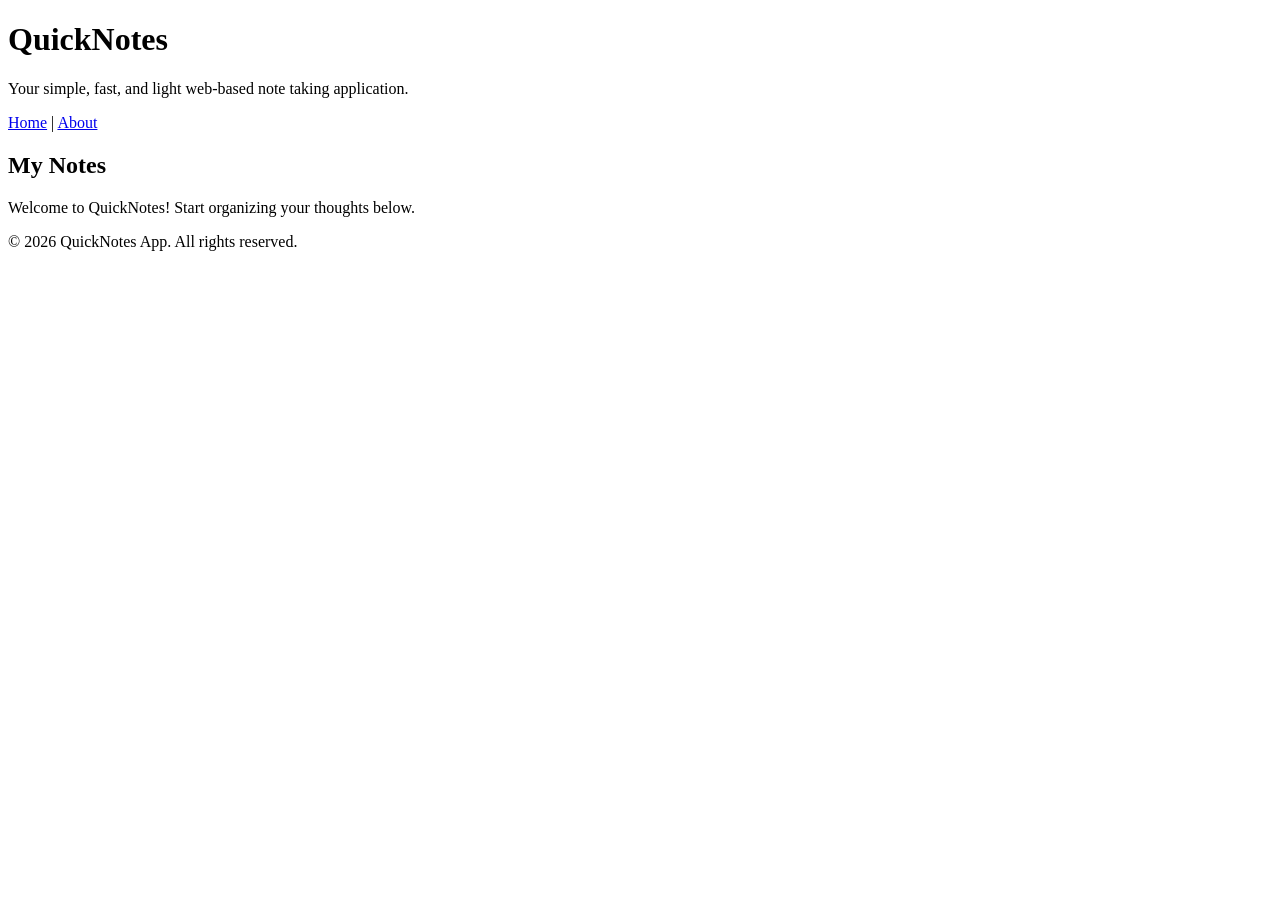
<file: day1/index.html>
<!DOCTYPE html>
<html lang="en">
<head>
    <meta charset="UTF-8">
    <meta name="viewport" content="width=device-width, initial-scale=1.0">
    <title>QuickNotes - Home</title>
</head>
<body>

    <header>
        <h1>QuickNotes</h1>
        <p>Your simple, fast, and light web-based note taking application.</p>
        <nav>
            <a href="index.html">Home</a> | 
            <a href="about.html">About</a>
        </nav>
    </header>

    <main>
        <section>
            <h2>My Notes</h2>
            <p>Welcome to QuickNotes! Start organizing your thoughts below.</p>
        </section>
    </main>

    <footer>
        <p>&copy; 2026 QuickNotes App. All rights reserved.</p>
    </footer>

</body>
</html>
</file>
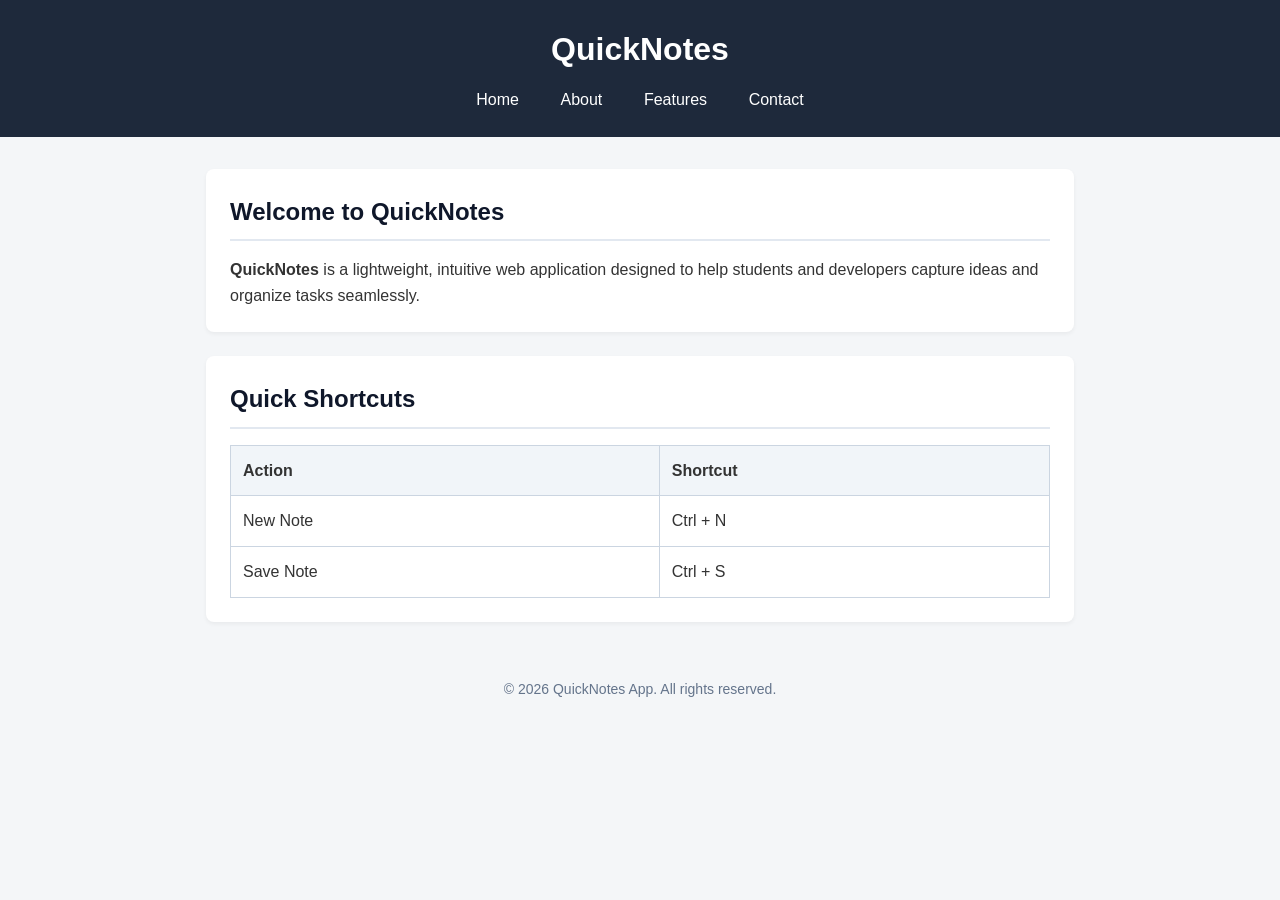
<file: day2/index.html>
<!DOCTYPE html>
<html lang="en">
<head>
    <meta charset="UTF-8">
    <meta name="viewport" content="width=device-width, initial-scale=1.0">
    <title>QuickNotes - Home</title>
    <link rel="stylesheet" href="style.css">
</head>
<body>

    <header>
        <nav>
            <h1>QuickNotes</h1>
            <ul>
                <li><a href="index.html">Home</a></li>
                <li><a href="about.html">About</a></li>
                <li><a href="#features">Features</a></li>
                <li><a href="#contact">Contact</a></li>
            </ul>
        </nav>
    </header>

    <main>
        <section id="overview">
            <h2>Welcome to QuickNotes</h2>
            <p>
                <strong>QuickNotes</strong> is a lightweight, intuitive web application designed to help students and developers capture ideas and organize tasks seamlessly.
            </p>
        </section>

        <section id="shortcuts">
            <h2>Quick Shortcuts</h2>
            <table>
                <thead>
                    <tr>
                        <th>Action</th>
                        <th>Shortcut</th>
                    </tr>
                </thead>
                <tbody>
                    <tr>
                        <td>New Note</td>
                        <td>Ctrl + N</td>
                    </tr>
                    <tr>
                        <td>Save Note</td>
                        <td>Ctrl + S</td>
                    </tr>
                </tbody>
            </table>
        </section>
    </main>

    <footer>
        <p>&copy; 2026 QuickNotes App. All rights reserved.</p>
    </footer>

</body>
</html>
</file>
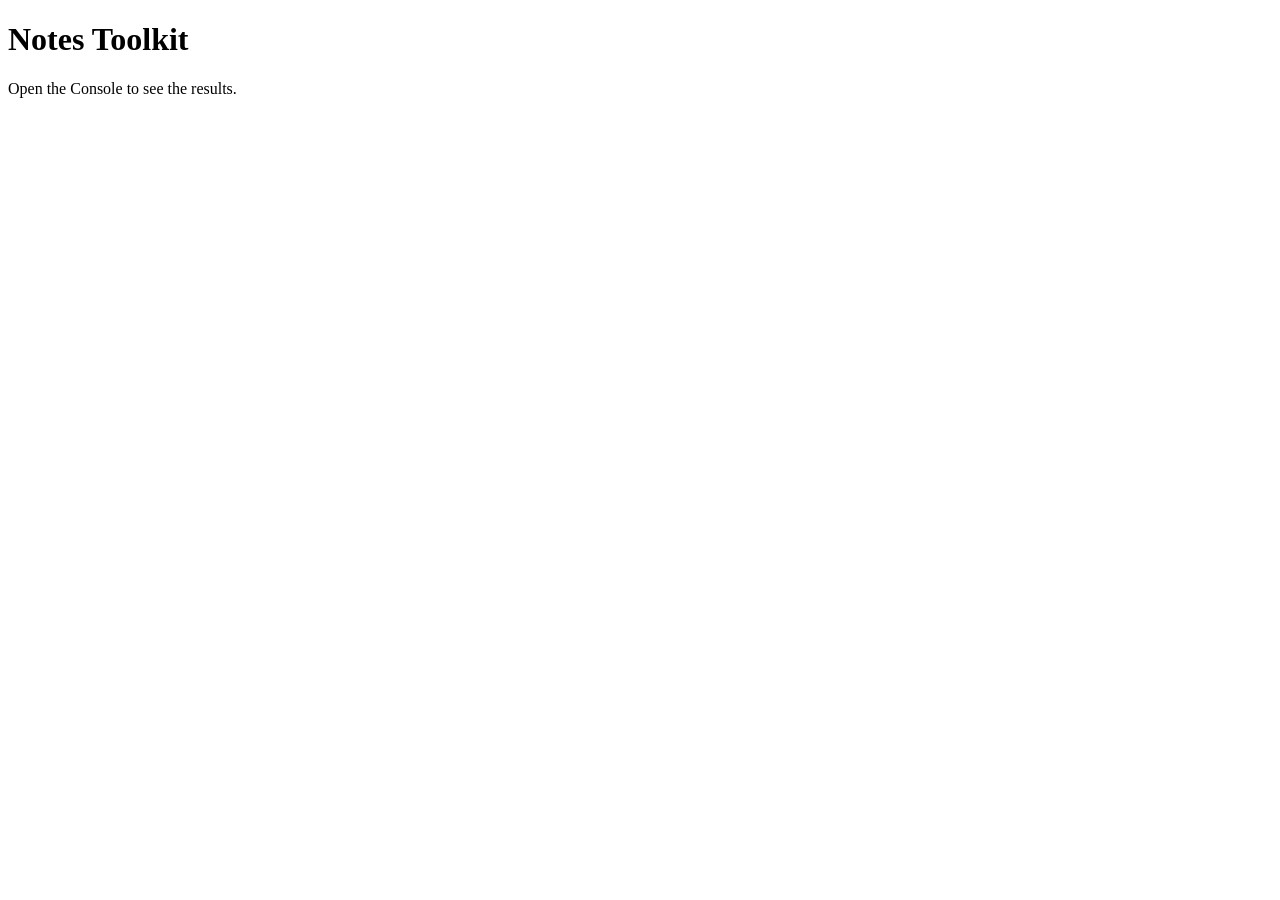
<file: day3/index.html>
<!DOCTYPE html>
<html lang="en">
<head>
    <meta charset="UTF-8">
    <meta name="viewport" content="width=device-width, initial-scale=1.0">
    <title>Notes Toolkit</title>
    <script src="script.js" defer></script>
</head>
<body>
    <h1>Notes Toolkit</h1>
    <p>Open the Console to see the results.</p>
</body>
</html>
</file>
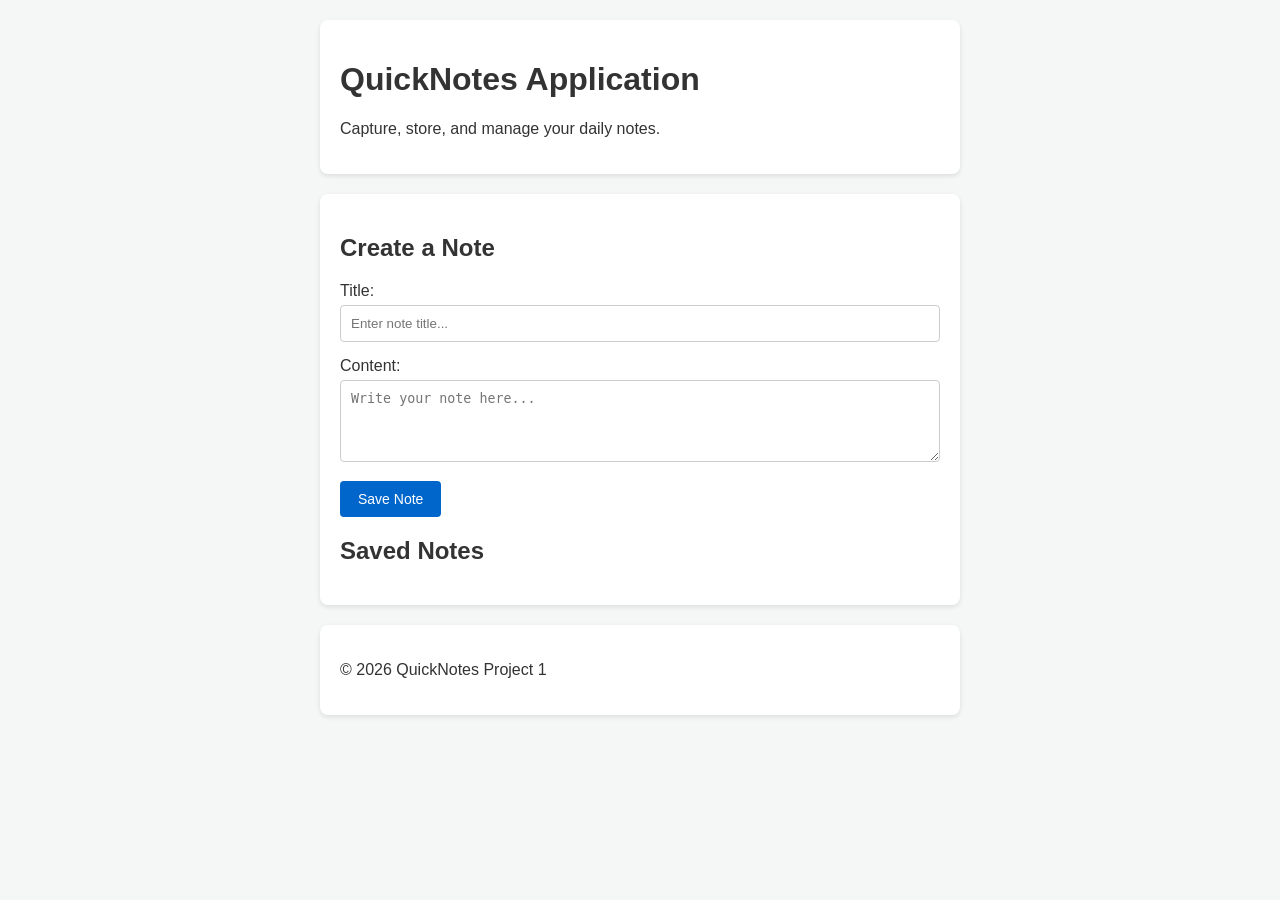
<file: day4/index.html>
<!DOCTYPE html>
<html lang="en">
<head>
    <meta charset="UTF-8">
    <meta name="viewport" content="width=device-width, initial-scale=1.0">
    <title>Project 1 - QuickNotes</title>
    <link rel="stylesheet" href="style.css">
    <script src="script.js" defer></script>
</head>
<body>

    <header>
        <h1>QuickNotes Application</h1>
        <p>Capture, store, and manage your daily notes.</p>
    </header>

    <main>
        <section class="form-section">
            <h2>Create a Note</h2>
            <form id="note-form">
                <div>
                    <label for="note-title">Title:</label><br>
                    <input type="text" id="note-title" required placeholder="Enter note title...">
                </div>
                <div>
                    <label for="note-body">Content:</label><br>
                    <textarea id="note-body" rows="4" required placeholder="Write your note here..."></textarea>
                </div>
                <button type="submit" id="submit-btn">Save Note</button>
            </form>
        </section>

        <section class="list-section">
            <h2>Saved Notes</h2>
            <ul id="notes-list">
                <!-- Notes will be rendered here dynamically -->
            </ul>
        </section>
    </main>

    <footer>
        <p>© 2026 QuickNotes Project 1</p>
    </footer>

</body>
</html>
</file>
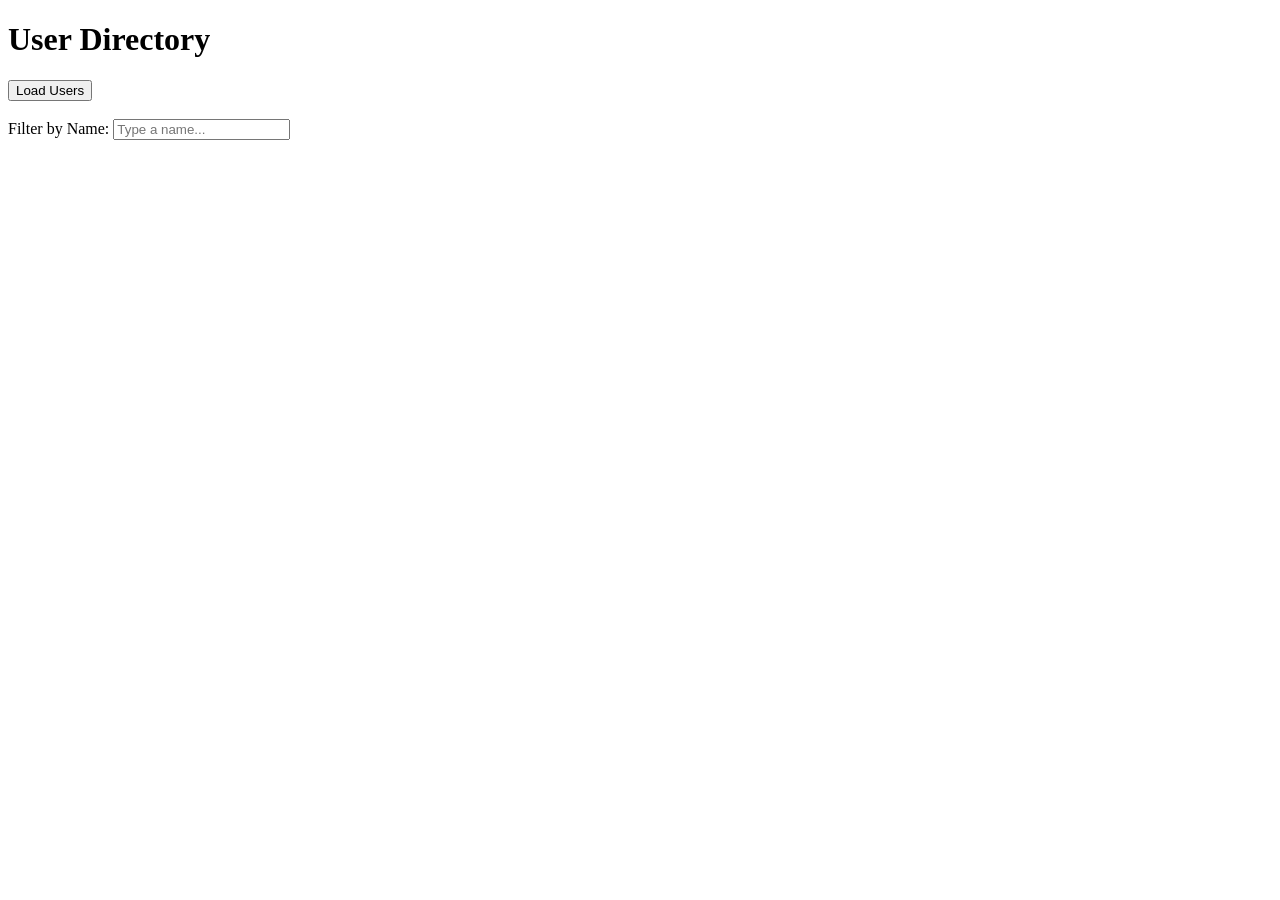
<file: day5/index.html>
<!DOCTYPE html>
<html lang="en">
<head>
    <meta charset="UTF-8">
    <meta name="viewport" content="width=device-width, initial-scale=1.0">
    <title>Day 5 - User Directory</title>
    <script src="users.js" defer></script>
</head>
<body>
    <header>
        <h1>User Directory</h1>
    </header>

    <main>
        <button id="load-users">Load Users</button>
        <br><br>
        <label for="filter-input">Filter by Name:</label>
        <input type="text" id="filter-input" placeholder="Type a name...">

        <p id="status"></p>
        <ul id="users-list"></ul>
    </main>
</body>
</html>
</file>
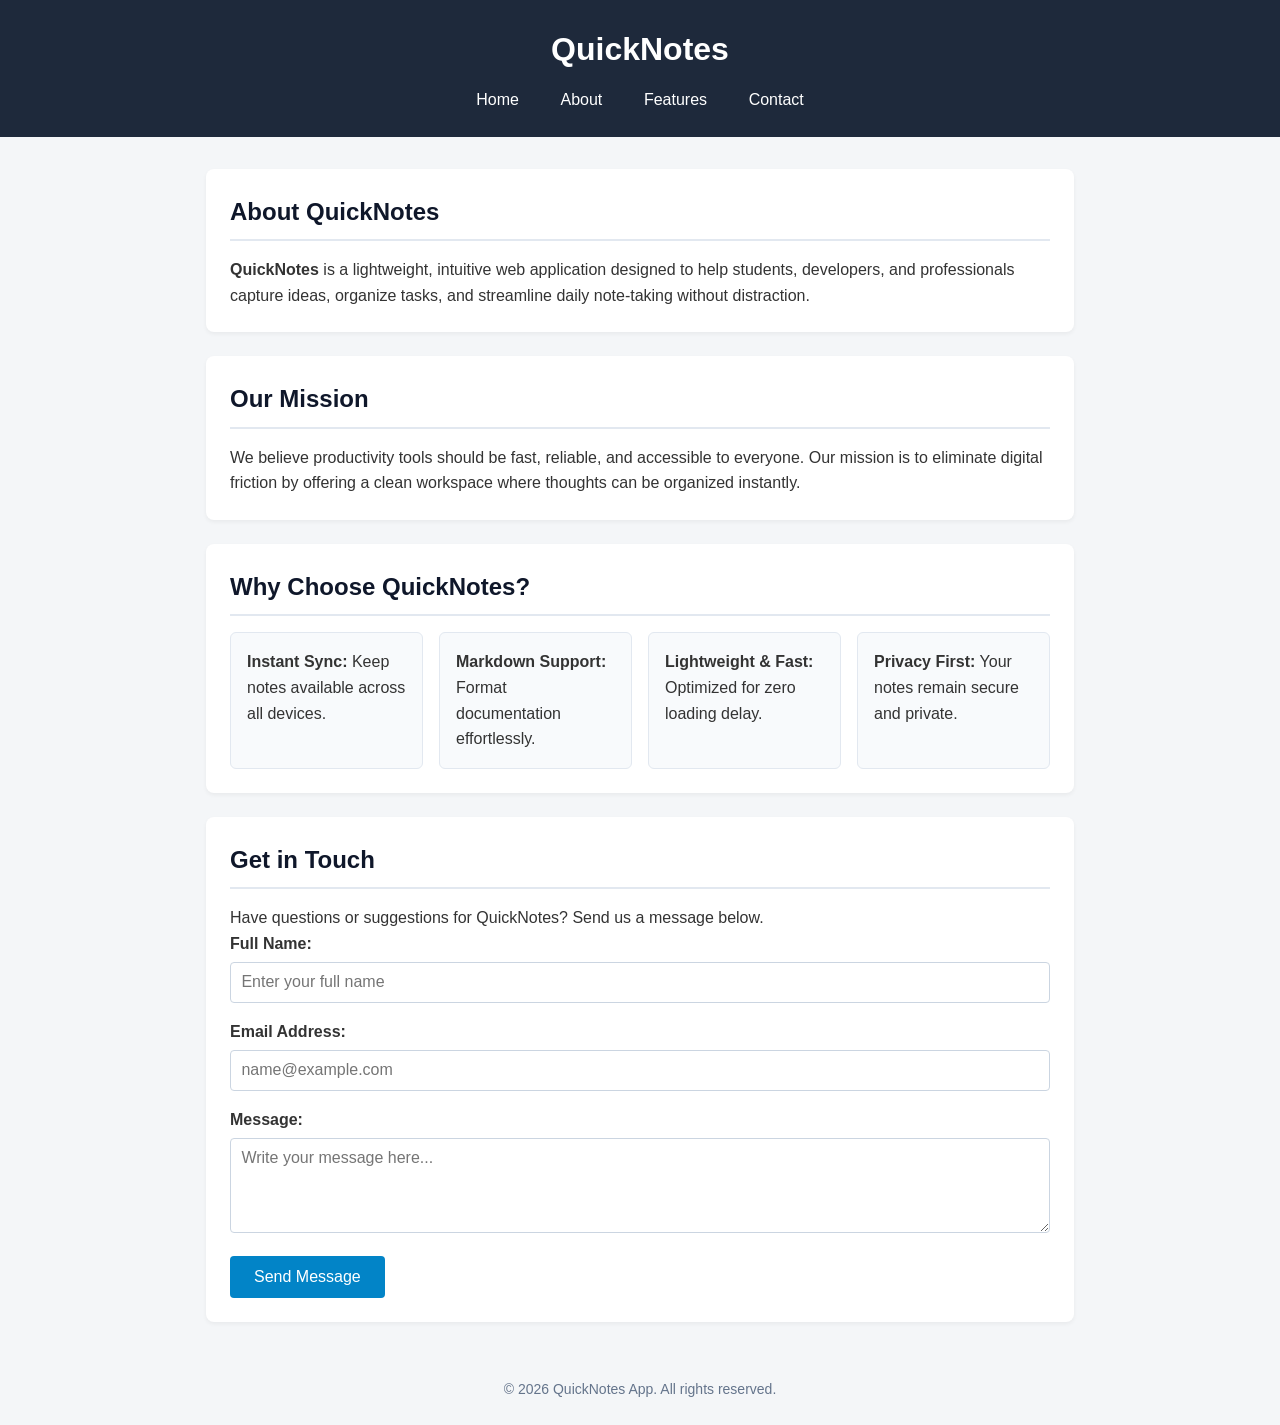
<file: day2/about.html>
<!DOCTYPE html>
<html lang="en">
<head>
    <meta charset="UTF-8">
    <meta name="viewport" content="width=device-width, initial-scale=1.0">
    <title>QuickNotes - About Us</title>
    <link rel="stylesheet" href="style.css">
</head>
<body>

    <header>
        <nav>
            <h1>QuickNotes</h1>
            <ul>
                <li><a href="index.html">Home</a></li>
                <li><a href="about.html">About</a></li>
                <li><a href="#features">Features</a></li>
                <li><a href="#contact">Contact</a></li>
            </ul>
        </nav>
    </header>

    <main>
        <section id="overview">
            <h2>About QuickNotes</h2>
            <p>
                <strong>QuickNotes</strong> is a lightweight, intuitive web application designed to help students, developers, and professionals capture ideas, organize tasks, and streamline daily note-taking without distraction.
            </p>
        </section>

        <section id="mission">
            <h2>Our Mission</h2>
            <p>
                We believe productivity tools should be fast, reliable, and accessible to everyone. Our mission is to eliminate digital friction by offering a clean workspace where thoughts can be organized instantly.
            </p>
        </section>

        <section id="features">
            <h2>Why Choose QuickNotes?</h2>
            <ul class="features">
                <li><strong>Instant Sync:</strong> Keep notes available across all devices.</li>
                <li><strong>Markdown Support:</strong> Format documentation effortlessly.</li>
                <li><strong>Lightweight & Fast:</strong> Optimized for zero loading delay.</li>
                <li><strong>Privacy First:</strong> Your notes remain secure and private.</li>
            </ul>
        </section>

        <section id="contact">
            <h2>Get in Touch</h2>
            <p>Have questions or suggestions for QuickNotes? Send us a message below.</p>
            
            <form action="#" method="POST">
                <div>
                    <label for="fullname">Full Name:</label>
                    <input type="text" id="fullname" name="fullname" placeholder="Enter your full name" required>
                </div>
                <div>
                    <label for="email">Email Address:</label>
                    <input type="email" id="email" name="email" placeholder="name@example.com" required>
                </div>
                <div>
                    <label for="message">Message:</label>
                    <textarea id="message" name="message" rows="4" placeholder="Write your message here..." required></textarea>
                </div>
                <button type="submit">Send Message</button>
            </form>
        </section>
    </main>

    <footer>
        <p>&copy; 2026 QuickNotes App. All rights reserved.</p>
    </footer>

</body>
</html>
</file>
<file: day2/style.css>
*, *::before, *::after {
    box-sizing: border-box;
    margin: 0;
    padding: 0;
}

body {
    font-family: -apple-system, BlinkMacSystemFont, "Segoe UI", Roboto, sans-serif;
    line-height: 1.6;
    background-color: #f4f6f8;
    color: #333333;
}

header {
    background-color: #1e293b;
    color: #ffffff;
    padding: 1.5rem 1rem;
    text-align: center;
}

header h1 {
    font-size: 2rem;
    margin-bottom: 0.75rem;
}

nav ul {
    list-style: none;
    display: flex;
    justify-content: center;
    align-items: center;
    gap: 16px;
}

nav a {
    color: #ffffff;
    text-decoration: none;
    font-weight: 500;
    padding: 0.4rem 0.8rem;
    border-radius: 4px;
    transition: background-color 0.3s ease, color 0.3s ease;
}

nav a:hover {
    background-color: #38bdf8;
    color: #0f172a;
}

main {
    max-width: 900px;
    margin: 2rem auto;
    padding: 0 1rem;
}

section {
    background-color: #ffffff;
    border-radius: 8px;
    padding: 1.5rem;
    margin-bottom: 1.5rem;
    box-shadow: 0 2px 4px rgba(0, 0, 0, 0.05);
}

section h2 {
    color: #0f172a;
    margin-bottom: 1rem;
    border-bottom: 2px solid #e2e8f0;
    padding-bottom: 0.5rem;
}

ul.features {
    list-style: none;
    display: grid;
    grid-template-columns: repeat(auto-fit, minmax(180px, 1fr));
    gap: 1rem;
    padding: 0;
}

ul.features li {
    background-color: #f8fafc;
    border: 1px solid #e2e8f0;
    border-radius: 6px;
    padding: 1rem;
    transition: transform 0.2s ease;
}

ul.features li:hover {
    transform: translateY(-2px);
}

table {
    width: 100%;
    border-collapse: collapse;
    margin-top: 1rem;
}

th, td {
    border: 1px solid #cbd5e1;
    padding: 0.75rem;
    text-align: left;
}

th {
    background-color: #f1f5f9;
}

form div {
    margin-bottom: 1rem;
}

label {
    display: block;
    margin-bottom: 0.35rem;
    font-weight: 600;
}

input[type="text"],
input[type="email"],
textarea {
    width: 100%;
    padding: 0.65rem;
    border: 1px solid #cbd5e1;
    border-radius: 4px;
    font-family: inherit;
    font-size: 1rem;
}

button[type="submit"] {
    background-color: #0284c7;
    color: #ffffff;
    border: none;
    padding: 0.75rem 1.5rem;
    border-radius: 4px;
    font-size: 1rem;
    cursor: pointer;
    transition: background-color 0.3s ease;
}

button[type="submit"]:hover {
    background-color: #0369a1;
}

footer {
    text-align: center;
    padding: 1.5rem 1rem;
    color: #64748b;
    font-size: 0.875rem;
}

@media (max-width: 600px) {
    header {
        padding: 1rem 0.5rem;
    }

    header h1 {
        font-size: 1.5rem;
    }

    nav ul {
        gap: 8px;
    }
}
</file>
<file: day4/style.css>
body {
    font-family: Arial, sans-serif;
    background-color: #f4f7f6;
    color: #333;
    margin: 0;
    padding: 20px;
}

header, main, footer {
    max-width: 600px;
    margin: 0 auto 20px auto;
    background: #ffffff;
    padding: 20px;
    border-radius: 8px;
    box-shadow: 0 2px 5px rgba(0,0,0,0.1);
}

input, textarea {
    width: 100%;
    padding: 10px;
    margin-top: 5px;
    margin-bottom: 15px;
    border: 1px solid #ccc;
    border-radius: 4px;
    box-sizing: border-box;
}

button {
    background-color: #0066cc;
    color: white;
    border: none;
    padding: 10px 18px;
    cursor: pointer;
    border-radius: 4px;
    font-size: 14px;
}

button:hover {
    background-color: #004b99;
}

ul {
    list-style-type: none;
    padding: 0;
}

li {
    background: #fafafa;
    border: 1px solid #e0e0e0;
    padding: 12px;
    margin-bottom: 10px;
    border-left: 4px solid #0066cc;
    border-radius: 4px;
}
</file>
